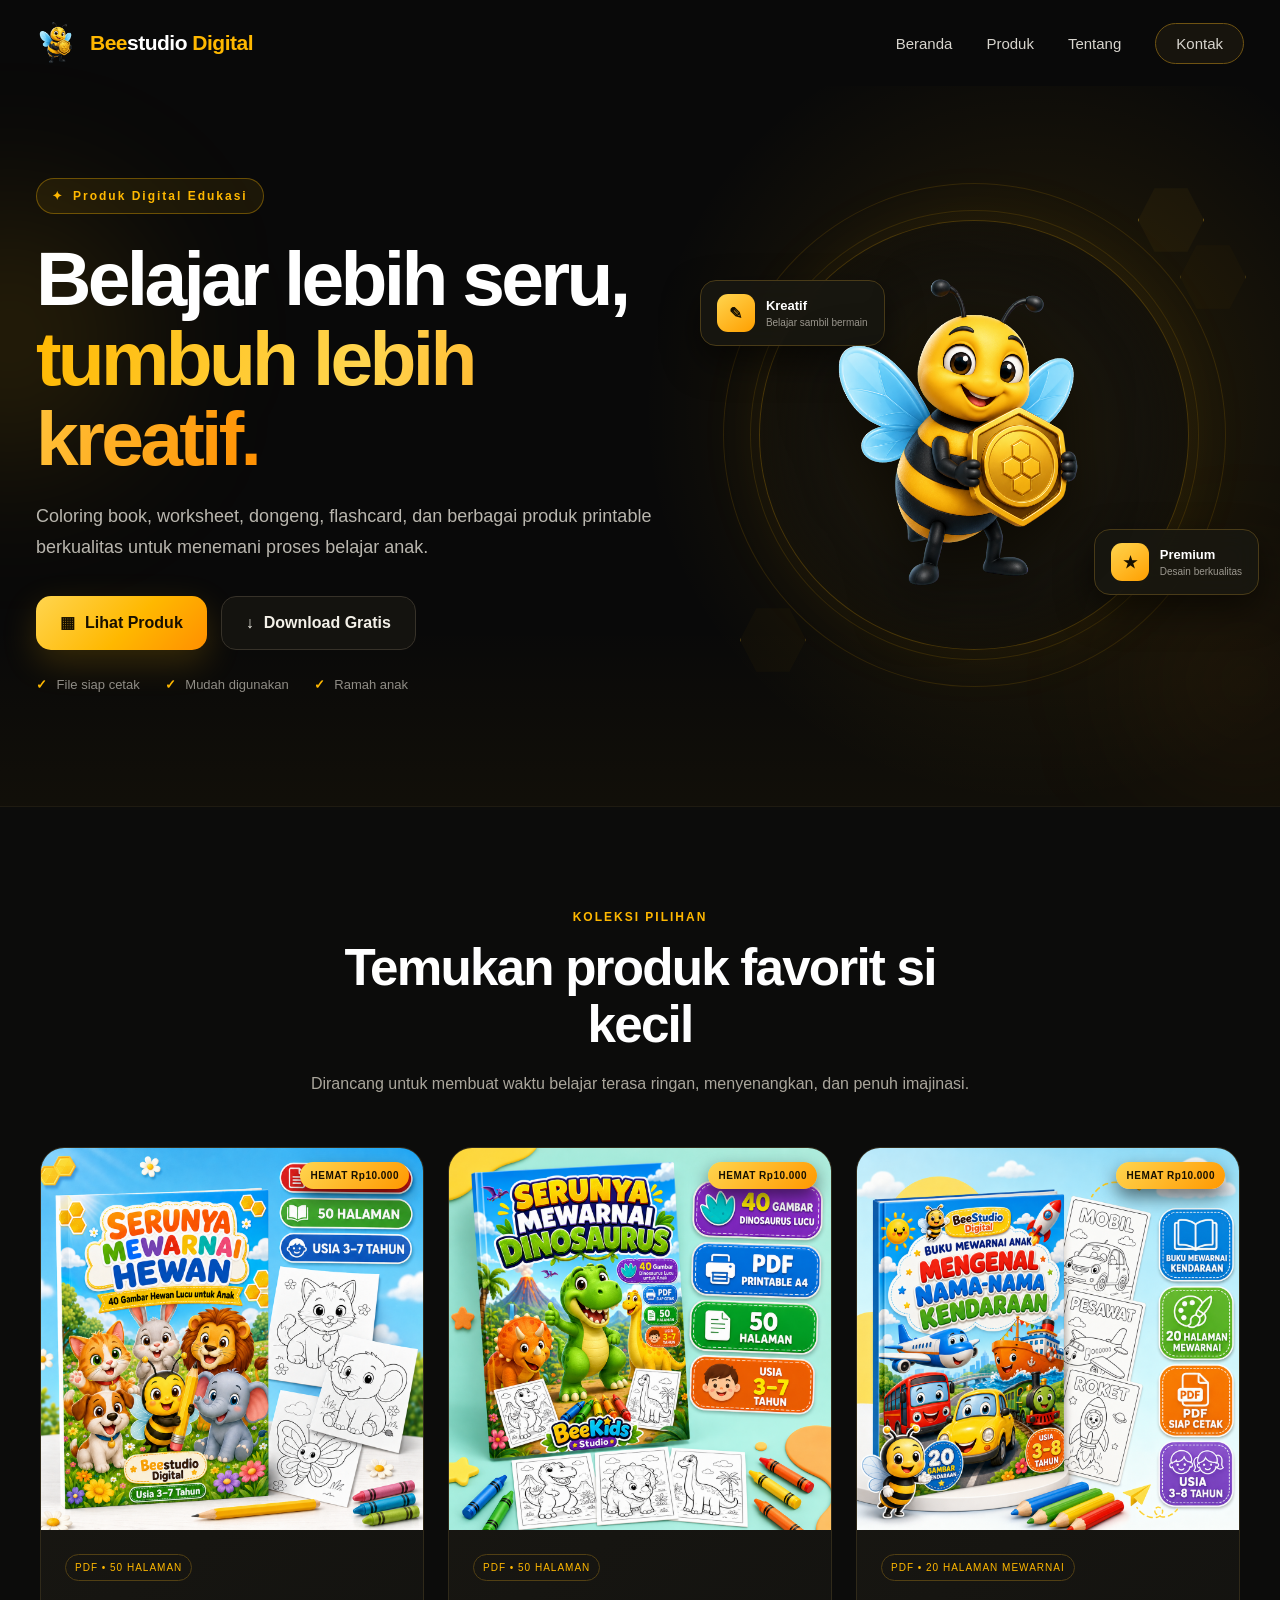
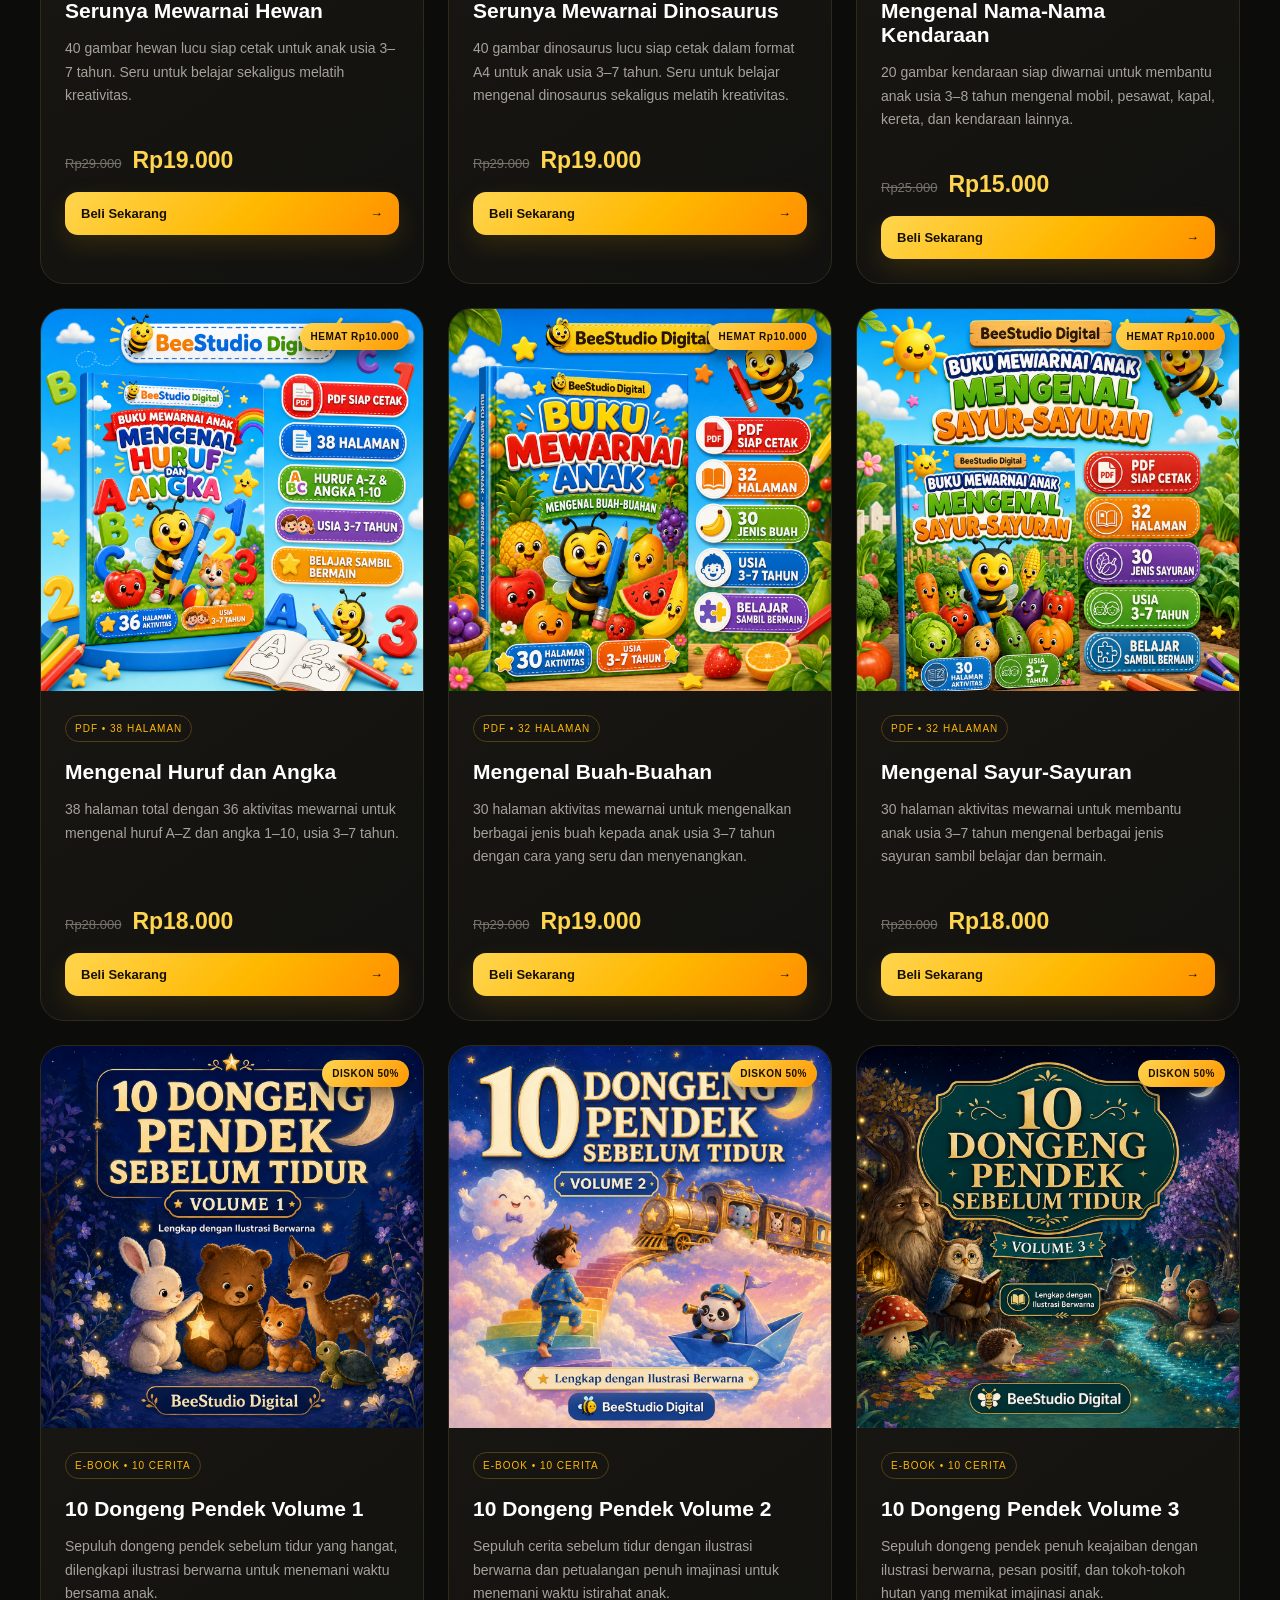
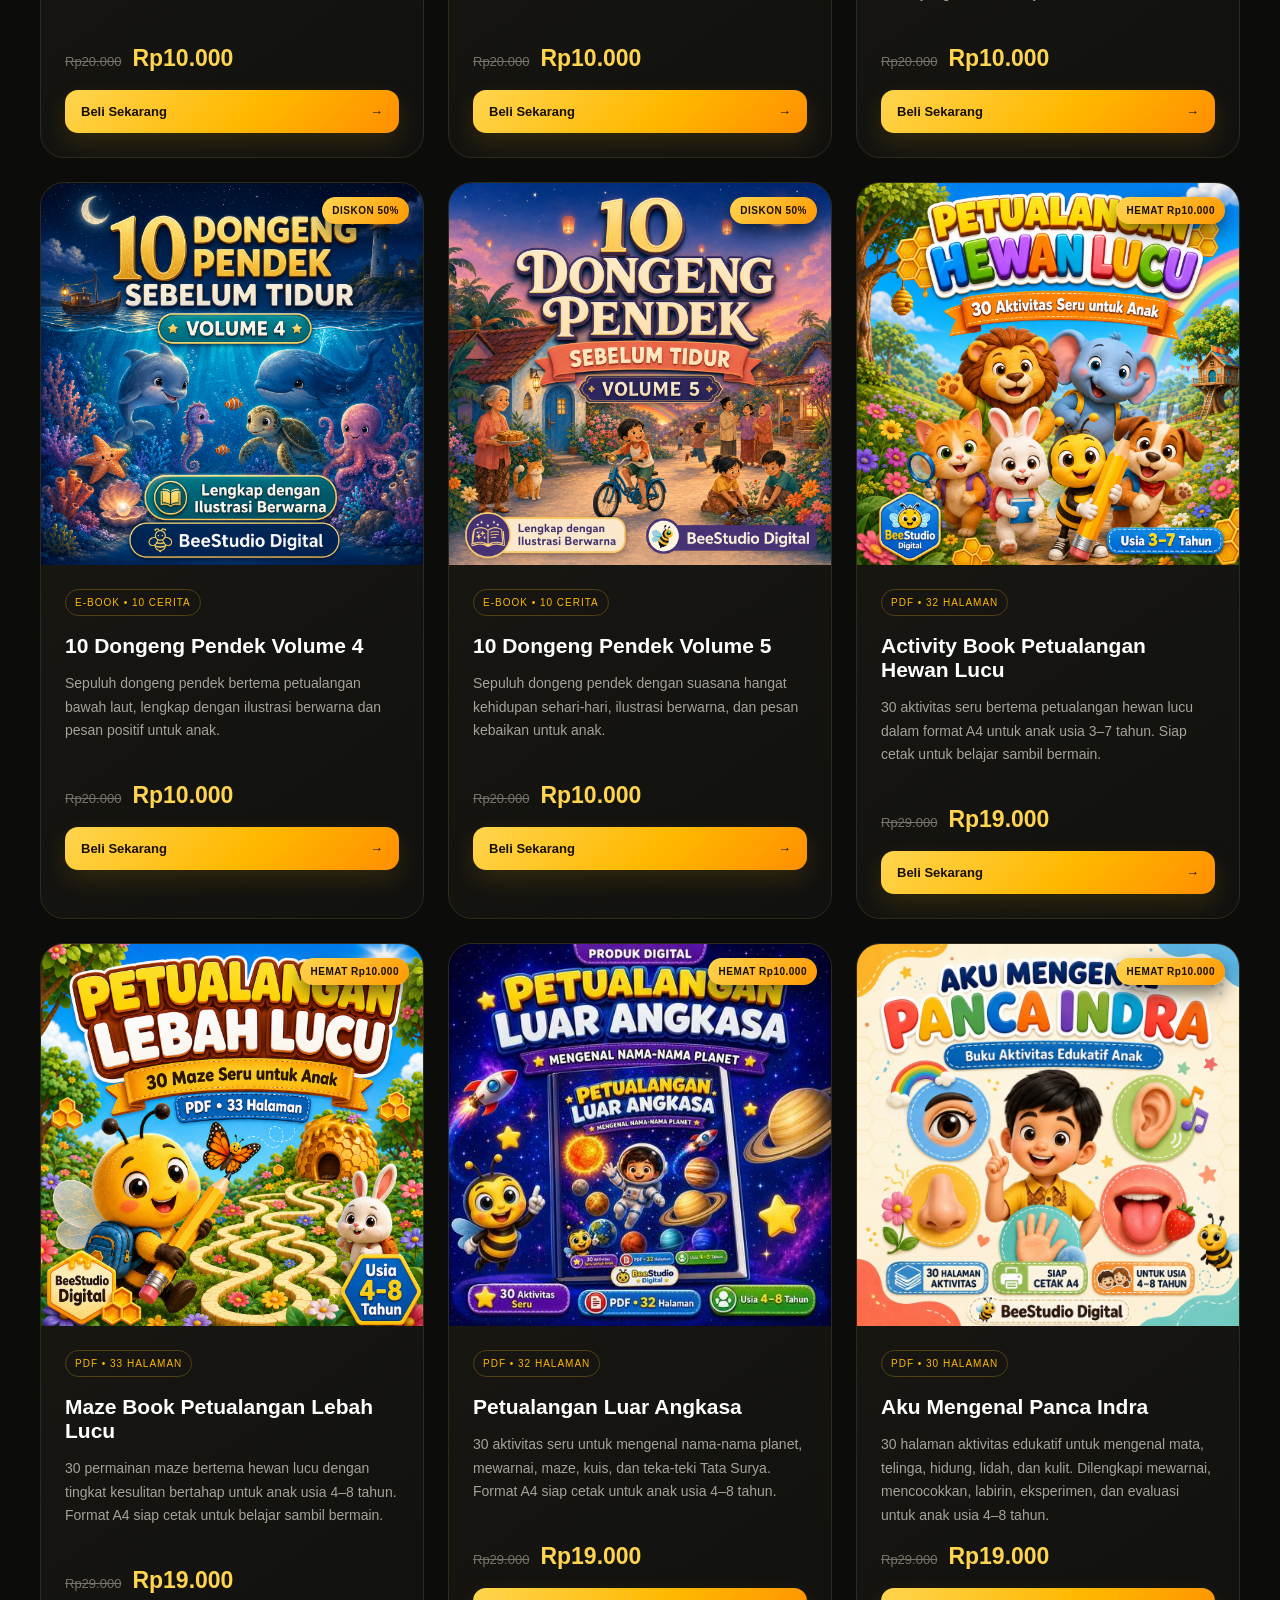
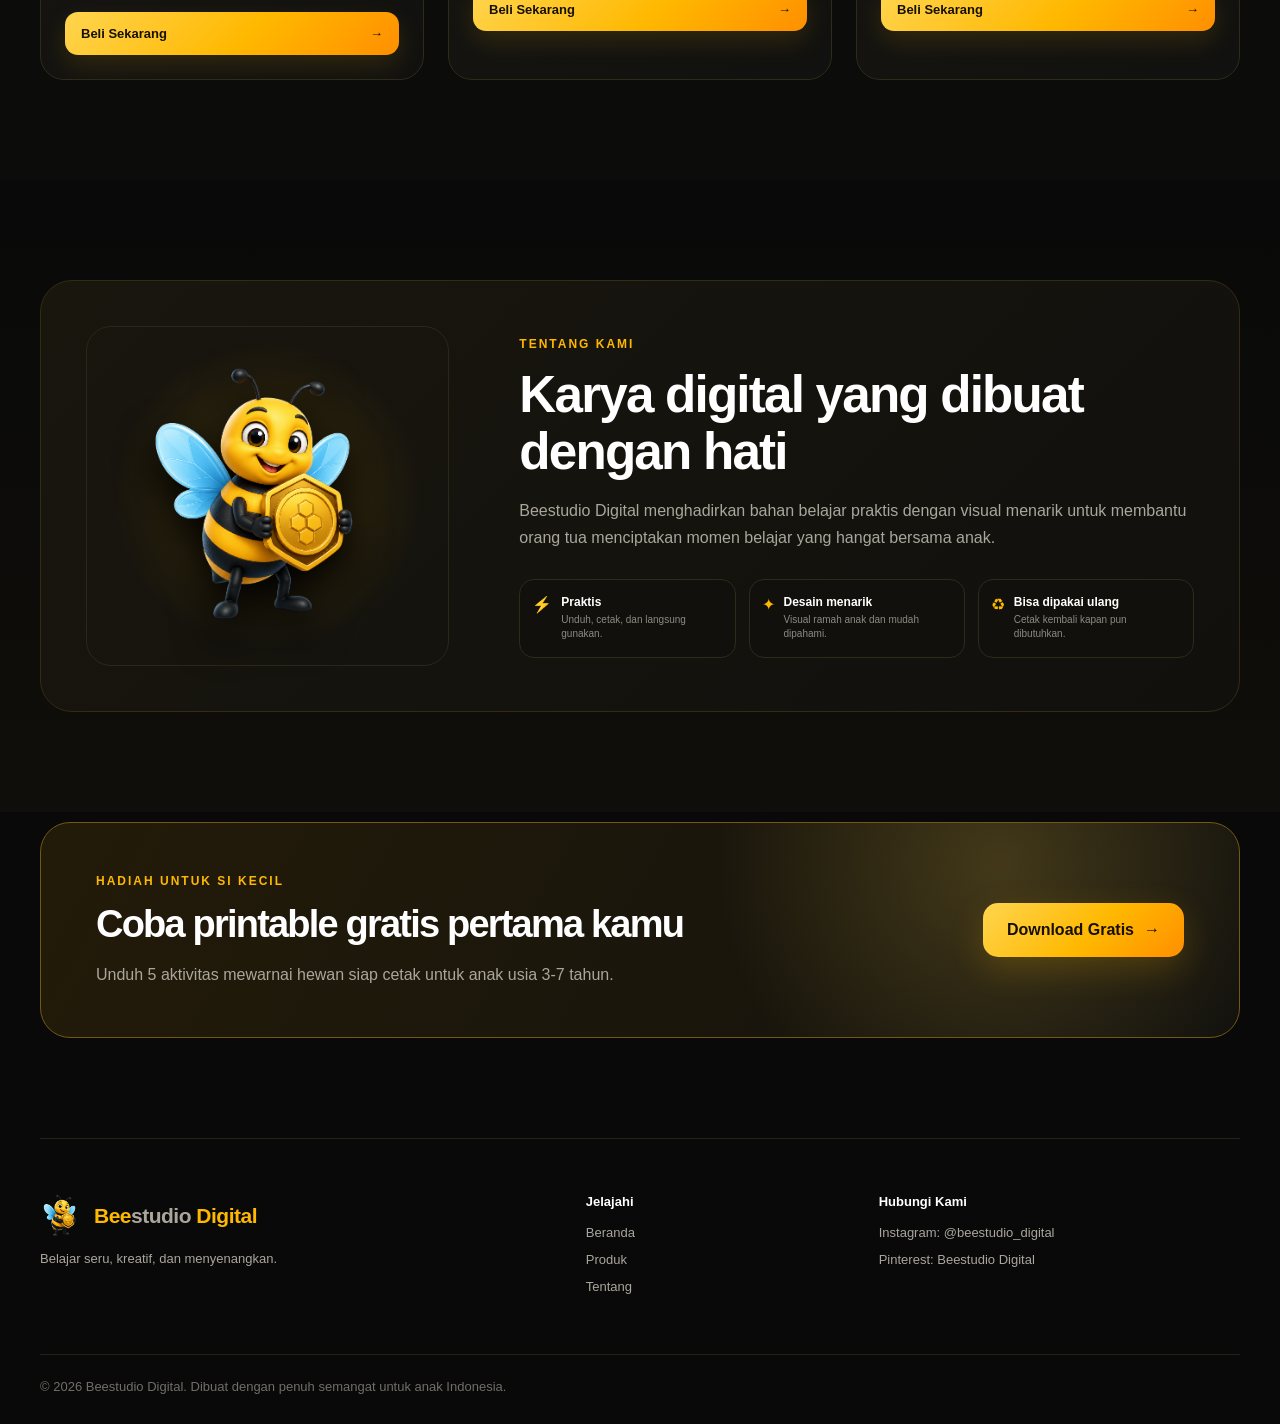
<file: index.html>
<!doctype html>
<html lang="id">
<head>
  <meta charset="UTF-8">
  <meta name="viewport" content="width=device-width,initial-scale=1">
  <meta name="description" content="Coloring book, worksheet, dongeng, dan produk printable edukasi untuk anak.">
  <title>BeeStudio Digital | Produk Edukasi Anak</title>
  <link rel="canonical" href="https://beesavingstudio-beep.github.io/">
  <meta property="og:type" content="website">
  <meta property="og:site_name" content="BeeStudio Digital">
  <meta property="og:title" content="BeeStudio Digital | Produk Edukasi Anak">
  <meta property="og:description" content="Printable edukasi anak, buku mewarnai PDF, worksheet, dan dongeng digital siap diunduh dan dicetak.">
  <meta property="og:url" content="https://beesavingstudio-beep.github.io/">
  <link rel="stylesheet" href="styles.css">

  <script type="application/ld+json">
    {
      "@context": "https://schema.org",
      "@type": "WebSite",
      "name": "BeeStudio Digital",
      "alternateName": "BeeStudio",
      "url": "https://beesavingstudio-beep.github.io/"
    }
  </script>
</head>
<body>
<main>
  <header class="site-header">
    <a class="brand" href="#beranda" aria-label="Beestudio Digital - Beranda"><span class="brand-mark"><img src="bee-premium-3d.png" alt="Logo lebah Beestudio Digital"></span><span><strong>Bee</strong>studio <em>Digital</em></span></a>
    <nav aria-label="Navigasi utama"><a href="#beranda">Beranda</a><a href="#produk">Produk</a><a href="#tentang">Tentang</a><a class="nav-cta" href="#kontak">Kontak</a></nav>
  </header>
  <section class="hero" id="beranda">
    <div class="hero-glow glow-one"></div><div class="hero-glow glow-two"></div>
    <div class="hero-copy">
      <div class="eyebrow"><span>✦</span> Produk Digital Edukasi</div>
      <h1>Belajar lebih seru,<br><span>tumbuh lebih kreatif.</span></h1>
      <p>Coloring book, worksheet, dongeng, flashcard, dan berbagai produk printable berkualitas untuk menemani proses belajar anak.</p>
      <div class="hero-actions"><a class="button primary" href="#produk"><span>▦</span> Lihat Produk</a><a class="button secondary" href="sample-gratis-mewarnai-hewan-beestudio-digital.pdf" download><span>↓</span> Download Gratis</a></div>
      <div class="trust-row"><span><b>✓</b> File siap cetak</span><span><b>✓</b> Mudah digunakan</span><span><b>✓</b> Ramah anak</span></div>
    </div>
    <div class="hero-visual" aria-label="Maskot lebah 3D premium">
      <div class="honeycomb h1"></div><div class="honeycomb h2"></div><div class="honeycomb h3"></div>
      <div class="mascot-ring"><img src="bee-premium-3d.png" alt="Lebah 3D premium memegang koin emas"></div>
      <div class="floating-card card-a"><span>✎</span><div><b>Kreatif</b><small>Belajar sambil bermain</small></div></div>
      <div class="floating-card card-b"><span>★</span><div><b>Premium</b><small>Desain berkualitas</small></div></div>
    </div>
  </section>
  <section class="section products" id="produk">
    <div class="section-heading"><span class="kicker">KOLEKSI PILIHAN</span><h2>Temukan produk favorit si kecil</h2><p>Dirancang untuk membuat waktu belajar terasa ringan, menyenangkan, dan penuh imajinasi.</p></div>
    <div class="product-grid">
      <article class="product-card">
        <div class="product-cover"><img src="produk-mewarnai-hewan.png" alt="Cover Serunya Mewarnai Hewan"><span class="sale-badge">HEMAT Rp10.000</span></div>
        <div class="product-content"><span class="tag">PDF • 50 Halaman</span><h3>Serunya Mewarnai Hewan</h3><p>40 gambar hewan lucu siap cetak untuk anak usia 3–7 tahun. Seru untuk belajar sekaligus melatih kreativitas.</p><div class="price-row"><del>Rp29.000</del><strong>Rp19.000</strong></div><a class="buy-button" href="https://lynk.id/ahmadfauzan25/9kq404d8g3x8/checkout" target="_blank" rel="noopener noreferrer">Beli Sekarang <span>→</span></a></div>
      </article>
      <article class="product-card">
        <div class="product-cover"><img src="produk-mewarnai-dinosaurus.png" alt="Cover Serunya Mewarnai Dinosaurus"><span class="sale-badge">HEMAT Rp10.000</span></div>
        <div class="product-content"><span class="tag">PDF • 50 Halaman</span><h3>Serunya Mewarnai Dinosaurus</h3><p>40 gambar dinosaurus lucu siap cetak dalam format A4 untuk anak usia 3–7 tahun. Seru untuk belajar mengenal dinosaurus sekaligus melatih kreativitas.</p><div class="price-row"><del>Rp29.000</del><strong>Rp19.000</strong></div><a class="buy-button" href="https://lynk.id/ahmadfauzan25/0dzvjkld4dze/checkout" target="_blank" rel="noopener noreferrer">Beli Sekarang <span>→</span></a></div>
      </article>
      <article class="product-card">
        <div class="product-cover"><img src="produk-kendaraan.png" alt="Cover Buku Mewarnai Mengenal Nama-Nama Kendaraan"><span class="sale-badge">HEMAT Rp10.000</span></div>
        <div class="product-content"><span class="tag">PDF • 20 Halaman Mewarnai</span><h3>Mengenal Nama-Nama Kendaraan</h3><p>20 gambar kendaraan siap diwarnai untuk membantu anak usia 3–8 tahun mengenal mobil, pesawat, kapal, kereta, dan kendaraan lainnya.</p><div class="price-row"><del>Rp25.000</del><strong>Rp15.000</strong></div><a class="buy-button" href="https://lynk.id/ahmadfauzan25/0gp9qwwmv60j/checkout" target="_blank" rel="noopener noreferrer">Beli Sekarang <span>→</span></a></div>
      </article>
      <article class="product-card">
        <div class="product-cover"><img src="produk-huruf-angka.png" alt="Cover Mengenal Huruf dan Angka"><span class="sale-badge">HEMAT Rp10.000</span></div>
        <div class="product-content"><span class="tag">PDF • 38 Halaman</span><h3>Mengenal Huruf dan Angka</h3><p>38 halaman total dengan 36 aktivitas mewarnai untuk mengenal huruf A–Z dan angka 1–10, usia 3–7 tahun.</p><div class="price-row"><del>Rp28.000</del><strong>Rp18.000</strong></div><a class="buy-button" href="https://lynk.id/ahmadfauzan25/0poelp1p5yk4/checkout" target="_blank" rel="noopener noreferrer">Beli Sekarang <span>→</span></a></div>
      </article>
      <article class="product-card">
        <div class="product-cover"><img src="produk-buah-buahan.png" alt="Cover Buku Mewarnai Anak Mengenal Buah-Buahan"><span class="sale-badge">HEMAT Rp10.000</span></div>
        <div class="product-content"><span class="tag">PDF • 32 Halaman</span><h3>Mengenal Buah-Buahan</h3><p>30 halaman aktivitas mewarnai untuk mengenalkan berbagai jenis buah kepada anak usia 3–7 tahun dengan cara yang seru dan menyenangkan.</p><div class="price-row"><del>Rp29.000</del><strong>Rp19.000</strong></div><a class="buy-button" href="https://lynk.id/ahmadfauzan25/yxvykjnez0mn/checkout" target="_blank" rel="noopener noreferrer">Beli Sekarang <span>→</span></a></div>
      </article>
      <article class="product-card">
        <div class="product-cover"><img src="produk-sayur-sayuran.png" alt="Cover Buku Mewarnai Anak Mengenal Sayur-Sayuran"><span class="sale-badge">HEMAT Rp10.000</span></div>
        <div class="product-content"><span class="tag">PDF • 32 Halaman</span><h3>Mengenal Sayur-Sayuran</h3><p>30 halaman aktivitas mewarnai untuk membantu anak usia 3–7 tahun mengenal berbagai jenis sayuran sambil belajar dan bermain.</p><div class="price-row"><del>Rp28.000</del><strong>Rp18.000</strong></div><a class="buy-button" href="https://lynk.id/ahmadfauzan25/voq7e8ok19w4/checkout" target="_blank" rel="noopener noreferrer">Beli Sekarang <span>→</span></a></div>
      </article>
      <article class="product-card">
        <div class="product-cover"><img src="produk-dongeng-volume-1.png" alt="Cover 10 Dongeng Pendek Sebelum Tidur Volume 1"><span class="sale-badge">DISKON 50%</span></div>
        <div class="product-content"><span class="tag">E-book • 10 Cerita</span><h3>10 Dongeng Pendek Volume 1</h3><p>Sepuluh dongeng pendek sebelum tidur yang hangat, dilengkapi ilustrasi berwarna untuk menemani waktu bersama anak.</p><div class="price-row"><del>Rp20.000</del><strong>Rp10.000</strong></div><a class="buy-button" href="https://lynk.id/ahmadfauzan25/k9q3z1yplx4n/checkout" target="_blank" rel="noopener noreferrer">Beli Sekarang <span>→</span></a></div>
      </article>
      <article class="product-card">
        <div class="product-cover"><img src="produk-dongeng-volume-2.png" alt="Cover 10 Dongeng Pendek Sebelum Tidur Volume 2"><span class="sale-badge">DISKON 50%</span></div>
        <div class="product-content"><span class="tag">E-book • 10 Cerita</span><h3>10 Dongeng Pendek Volume 2</h3><p>Sepuluh cerita sebelum tidur dengan ilustrasi berwarna dan petualangan penuh imajinasi untuk menemani waktu istirahat anak.</p><div class="price-row"><del>Rp20.000</del><strong>Rp10.000</strong></div><a class="buy-button" href="https://lynk.id/ahmadfauzan25/73leq2r8q80n/checkout" target="_blank" rel="noopener noreferrer">Beli Sekarang <span>→</span></a></div>
      </article>
      <article class="product-card">
        <div class="product-cover"><img src="produk-dongeng-volume-3.png" alt="Cover 10 Dongeng Pendek Sebelum Tidur Volume 3"><span class="sale-badge">DISKON 50%</span></div>
        <div class="product-content"><span class="tag">E-book • 10 Cerita</span><h3>10 Dongeng Pendek Volume 3</h3><p>Sepuluh dongeng pendek penuh keajaiban dengan ilustrasi berwarna, pesan positif, dan tokoh-tokoh hutan yang memikat imajinasi anak.</p><div class="price-row"><del>Rp20.000</del><strong>Rp10.000</strong></div><a class="buy-button" href="https://lynk.id/ahmadfauzan25/rol4qv49w1rm/checkout" target="_blank" rel="noopener noreferrer">Beli Sekarang <span>→</span></a></div>
      </article>
      <article class="product-card">
        <div class="product-cover"><img src="produk-dongeng-volume-4.png" alt="Cover 10 Dongeng Pendek Sebelum Tidur Volume 4"><span class="sale-badge">DISKON 50%</span></div>
        <div class="product-content"><span class="tag">E-book • 10 Cerita</span><h3>10 Dongeng Pendek Volume 4</h3><p>Sepuluh dongeng pendek bertema petualangan bawah laut, lengkap dengan ilustrasi berwarna dan pesan positif untuk anak.</p><div class="price-row"><del>Rp20.000</del><strong>Rp10.000</strong></div><a class="buy-button" href="https://lynk.id/ahmadfauzan25/ol240e5e91k9/checkout" target="_blank" rel="noopener noreferrer">Beli Sekarang <span>→</span></a></div>
      </article>
      <article class="product-card">
        <div class="product-cover"><img src="produk-dongeng-volume-5.png" alt="Cover 10 Dongeng Pendek Sebelum Tidur Volume 5"><span class="sale-badge">DISKON 50%</span></div>
        <div class="product-content"><span class="tag">E-book • 10 Cerita</span><h3>10 Dongeng Pendek Volume 5</h3><p>Sepuluh dongeng pendek dengan suasana hangat kehidupan sehari-hari, ilustrasi berwarna, dan pesan kebaikan untuk anak.</p><div class="price-row"><del>Rp20.000</del><strong>Rp10.000</strong></div><a class="buy-button" href="https://lynk.id/ahmadfauzan25/v7okrjp00vm8/checkout" target="_blank" rel="noopener noreferrer">Beli Sekarang <span>→</span></a></div>
      </article>
      <article class="product-card">
        <div class="product-cover"><img src="produk-activity-book-petualangan-hewan-lucu.jpg" alt="Cover Activity Book Petualangan Hewan Lucu"><span class="sale-badge">HEMAT Rp10.000</span></div>
        <div class="product-content"><span class="tag">PDF • 32 Halaman</span><h3>Activity Book Petualangan Hewan Lucu</h3><p>30 aktivitas seru bertema petualangan hewan lucu dalam format A4 untuk anak usia 3–7 tahun. Siap cetak untuk belajar sambil bermain.</p><div class="price-row"><del>Rp29.000</del><strong>Rp19.000</strong></div><a class="buy-button" href="http://lynk.id/ahmadfauzan25/nkmr0n58lz2w/checkout" target="_blank" rel="noopener noreferrer">Beli Sekarang <span>→</span></a></div>
      </article>
      <article class="product-card">
        <div class="product-cover"><img src="produk-maze-book-petualangan-lebah-lucu.jpg" alt="Cover Maze Book Petualangan Lebah Lucu"><span class="sale-badge">HEMAT Rp10.000</span></div>
        <div class="product-content"><span class="tag">PDF • 33 Halaman</span><h3>Maze Book Petualangan Lebah Lucu</h3><p>30 permainan maze bertema hewan lucu dengan tingkat kesulitan bertahap untuk anak usia 4–8 tahun. Format A4 siap cetak untuk belajar sambil bermain.</p><div class="price-row"><del>Rp29.000</del><strong>Rp19.000</strong></div><a class="buy-button" href="http://lynk.id/ahmadfauzan25/w3elpek1v9jz/checkout" target="_blank" rel="noopener noreferrer">Beli Sekarang <span>→</span></a></div>
      </article>
      <article class="product-card">
        <div class="product-cover"><img src="produk-petualangan-luar-angkasa.jpg" alt="Cover Activity Book Petualangan Luar Angkasa Mengenal Nama-Nama Planet"><span class="sale-badge">HEMAT Rp10.000</span></div>
        <div class="product-content"><span class="tag">PDF • 32 Halaman</span><h3>Petualangan Luar Angkasa</h3><p>30 aktivitas seru untuk mengenal nama-nama planet, mewarnai, maze, kuis, dan teka-teki Tata Surya. Format A4 siap cetak untuk anak usia 4–8 tahun.</p><div class="price-row"><del>Rp29.000</del><strong>Rp19.000</strong></div><a class="buy-button" href="https://lynk.id/ahmadfauzan25/q1egnz6zxgxo/checkout" target="_blank" rel="noopener noreferrer">Beli Sekarang <span>→</span></a></div>
      </article>
      <article class="product-card">
        <div class="product-cover"><img src="produk-panca-indra.jpg" alt="Cover Buku Aktivitas Aku Mengenal Panca Indra"><span class="sale-badge">HEMAT Rp10.000</span></div>
        <div class="product-content"><span class="tag">PDF • 30 Halaman</span><h3>Aku Mengenal Panca Indra</h3><p>30 halaman aktivitas edukatif untuk mengenal mata, telinga, hidung, lidah, dan kulit. Dilengkapi mewarnai, mencocokkan, labirin, eksperimen, dan evaluasi untuk anak usia 4–8 tahun.</p><div class="price-row"><del>Rp29.000</del><strong>Rp19.000</strong></div><a class="buy-button" href="https://lynk.id/ahmadfauzan25/81lmz8jj19my/checkout" target="_blank" rel="noopener noreferrer">Beli Sekarang <span>→</span></a></div>
      </article>
    </div>
  </section>
  <section class="section about" id="tentang"><div class="about-panel">
    <div class="about-symbol"><img src="bee-premium-3d.png" alt="Maskot Beestudio Digital"></div>
    <div class="about-copy"><span class="kicker">TENTANG KAMI</span><h2>Karya digital yang dibuat dengan hati</h2><p>Beestudio Digital menghadirkan bahan belajar praktis dengan visual menarik untuk membantu orang tua menciptakan momen belajar yang hangat bersama anak.</p>
      <div class="benefit-grid"><div class="benefit"><span>⚡</span><div><b>Praktis</b><small>Unduh, cetak, dan langsung gunakan.</small></div></div><div class="benefit"><span>✦</span><div><b>Desain menarik</b><small>Visual ramah anak dan mudah dipahami.</small></div></div><div class="benefit"><span>♻</span><div><b>Bisa dipakai ulang</b><small>Cetak kembali kapan pun dibutuhkan.</small></div></div></div>
    </div>
  </div></section>
  <section class="freebie" id="gratis"><div><span class="kicker">HADIAH UNTUK SI KECIL</span><h2>Coba printable gratis pertama kamu</h2><p>Unduh 5 aktivitas mewarnai hewan siap cetak untuk anak usia 3-7 tahun.</p></div><a class="button primary" href="sample-gratis-mewarnai-hewan-beestudio-digital.pdf" download>Download Gratis <span>→</span></a></section>
  <footer id="kontak">
    <div class="footer-brand"><span class="brand"><span class="brand-mark"><img src="bee-premium-3d.png" alt=""></span><span><strong>Bee</strong>studio <em>Digital</em></span></span><p>Belajar seru, kreatif, dan menyenangkan.</p></div>
    <div class="footer-links"><b>Jelajahi</b><a href="#beranda">Beranda</a><a href="#produk">Produk</a><a href="#tentang">Tentang</a></div>
    <div class="footer-links"><b>Hubungi Kami</b><span>Instagram: @beestudio_digital</span><span>Pinterest: Beestudio Digital</span></div>
    <p class="copyright">© 2026 Beestudio Digital. Dibuat dengan penuh semangat untuk anak Indonesia.</p>
  </footer>
</main>
</body>
</html>
</file>
<file: styles.css>
:root { --gold:#ffb800; --gold-light:#ffd54f; --dark:#090909; --surface:#151515; --raised:#1d1a12; --border:#6f5312; --muted:#aaa69c; }
*{box-sizing:border-box} html{scroll-behavior:smooth} body{margin:0;background:var(--dark);color:#fff;font-family:Arial,Helvetica,sans-serif} a{color:inherit;text-decoration:none} main{overflow:hidden}
.site-header{height:86px;max-width:1280px;margin:auto;display:flex;align-items:center;justify-content:space-between;padding:0 36px;position:relative;z-index:20}
.brand{display:flex;align-items:center;gap:10px;font-size:21px;font-style:normal;font-weight:700;letter-spacing:-.5px}.brand strong,.brand em{color:var(--gold);font-style:normal}.brand-mark{width:44px;height:44px;display:grid;place-items:center}.brand-mark img{width:100%;height:100%;object-fit:contain}
nav{display:flex;align-items:center;gap:34px;color:#d8d5ce;font-size:15px}nav a{transition:.2s}nav a:hover{color:var(--gold)}.nav-cta{border:1px solid var(--border);padding:11px 20px;border-radius:99px;background:#17140d}
.hero{min-height:720px;max-width:1280px;margin:auto;padding:70px 36px 92px;display:grid;grid-template-columns:1.08fr .92fr;align-items:center;gap:36px;position:relative}.hero:before{content:"";position:absolute;inset:0 -20vw;background:radial-gradient(circle at 72% 45%,rgba(255,184,0,.13),transparent 29%),linear-gradient(180deg,transparent 75%,rgba(255,184,0,.035));z-index:-2}
.hero-glow{position:absolute;border-radius:50%;filter:blur(80px);z-index:-1}.glow-one{width:260px;height:260px;background:rgba(255,184,0,.13);left:-120px;top:120px}.glow-two{width:170px;height:170px;background:rgba(255,143,0,.1);right:-50px;bottom:40px}
.eyebrow,.kicker{color:var(--gold);font-size:12px;font-weight:800;letter-spacing:2px}.eyebrow{display:inline-flex;gap:9px;align-items:center;padding:10px 15px;border:1px solid rgba(255,184,0,.34);border-radius:99px;background:rgba(255,184,0,.08)}
h1{font-size:clamp(52px,6vw,79px);line-height:1.04;letter-spacing:-3.7px;margin:25px 0 22px;max-width:720px}h1 span{background:linear-gradient(110deg,#ffb800,#ffd54f 50%,#ff8f00);-webkit-background-clip:text;background-clip:text;color:transparent}.hero-copy>p{font-size:18px;line-height:1.75;color:#b9b6ae;max-width:620px;margin:0}
.hero-actions{display:flex;gap:14px;margin:32px 0 27px}.button{min-height:54px;padding:0 24px;border-radius:15px;display:inline-flex;align-items:center;justify-content:center;gap:10px;font-weight:800;transition:.25s}.button:hover{transform:translateY(-2px)}.primary{color:#171000;background:linear-gradient(135deg,#ffd54f,#ffb800 55%,#ff8f00);box-shadow:0 12px 35px rgba(255,184,0,.19)}.secondary{border:1px solid #373229;background:#14130f;color:#f4f1e9}
.trust-row{display:flex;gap:25px;flex-wrap:wrap;color:#8f8c85;font-size:13px}.trust-row b{color:var(--gold);margin-right:6px}
.hero-visual{height:540px;position:relative;display:grid;place-items:center}.mascot-ring{width:min(430px,80vw);height:min(430px,80vw);border-radius:50%;display:grid;place-items:center;background:radial-gradient(circle,#251d09 10%,#15130d 53%,#0b0b0a 72%);border:1px solid rgba(255,184,0,.25);box-shadow:inset 0 0 80px rgba(255,184,0,.08),0 0 70px rgba(255,184,0,.07)}.mascot-ring:before,.mascot-ring:after{content:"";position:absolute;border:1px solid rgba(255,184,0,.12);border-radius:50%}.mascot-ring:before{inset:18px}.mascot-ring:after{inset:45px}.mascot-ring img{width:77%;height:77%;object-fit:contain;position:relative;z-index:2;filter:drop-shadow(0 20px 28px rgba(0,0,0,.6))}
.honeycomb{position:absolute;width:66px;height:74px;clip-path:polygon(25% 7%,75% 7%,100% 50%,75% 93%,25% 93%,0 50%);border:1px solid #755b16;background:rgba(255,184,0,.045)}.h1{top:18px;right:40px}.h2{top:75px;right:-2px;opacity:.55}.h3{bottom:28px;left:35px;opacity:.65}
.floating-card{position:absolute;display:flex;align-items:center;gap:11px;padding:13px 16px;border:1px solid #493b18;background:rgba(25,23,17,.88);backdrop-filter:blur(12px);border-radius:16px;box-shadow:0 15px 35px #0008}.floating-card>span{width:38px;height:38px;border-radius:11px;display:grid;place-items:center;background:linear-gradient(145deg,#ffd54f,#ff9f00);color:#171000;font-weight:900}.floating-card b,.floating-card small{display:block}.floating-card b{font-size:13px}.floating-card small{font-size:10px;color:#9b978e;margin-top:4px}.card-a{left:-5px;top:115px}.card-b{right:-15px;bottom:110px}
.section{padding:100px 36px}.section-heading{max-width:670px;margin:0 auto 50px;text-align:center}.section-heading h2,.about-copy h2,.freebie h2{font-size:clamp(34px,4vw,52px);letter-spacing:-1.8px;line-height:1.12;margin:14px 0}.section-heading p,.about-copy>p,.freebie p{color:var(--muted);line-height:1.7;font-size:16px}.products{background:#0c0c0b;border-top:1px solid #1f1b11}.product-grid{display:grid;grid-template-columns:repeat(3,1fr);gap:24px;max-width:1200px;margin:auto}.product-card{overflow:hidden;border:1px solid #302a1a;border-radius:24px;background:linear-gradient(145deg,#1b1913,#11110f);transition:.3s}.product-card:hover{transform:translateY(-6px);border-color:#705516;box-shadow:0 24px 55px #000}.product-cover{aspect-ratio:1/1;position:relative;overflow:hidden;background:#1b180f}.product-cover img{width:100%;height:100%;object-fit:cover;display:block;transition:transform .4s}.product-card:hover .product-cover img{transform:scale(1.025)}.sale-badge{position:absolute;top:14px;right:14px;padding:8px 10px;border-radius:99px;background:linear-gradient(135deg,#ffd54f,#ff9800);box-shadow:0 8px 18px #0008;color:#171000;font-size:10px;font-weight:900;letter-spacing:.5px}.product-content{padding:24px}.tag{display:inline-block;font-size:10px;text-transform:uppercase;letter-spacing:1px;color:var(--gold);border:1px solid #524014;padding:7px 9px;border-radius:99px}.product-card h3{font-size:21px;margin:18px 0 10px}.product-card p{font-size:14px;color:#a6a29a;line-height:1.7;min-height:95px;margin-bottom:15px}.price-row{display:flex;align-items:baseline;gap:11px;margin:4px 0 18px}.price-row del{color:#77736b;font-size:13px}.price-row strong{font-size:23px;color:var(--gold-light)}.product-card .buy-button{display:flex;justify-content:space-between;align-items:center;color:#171000;background:linear-gradient(135deg,#ffd54f,#ffb800 55%,#ff8f00);font-size:13px;font-weight:900;padding:14px 16px;border-radius:13px;box-shadow:0 10px 26px rgba(255,184,0,.13)}
.about{background:linear-gradient(180deg,#090909,#0f0e0a)}.about-panel{max-width:1200px;margin:auto;display:grid;grid-template-columns:.7fr 1.3fr;gap:70px;align-items:center;padding:45px;border:1px solid #352b14;border-radius:32px;background:linear-gradient(135deg,#19160e,#11100d);position:relative}.about-symbol{height:340px;border-radius:25px;display:grid;place-items:center;background:radial-gradient(circle,rgba(255,184,0,.19),transparent 62%);border:1px solid #2d2719}.about-symbol img{width:80%;height:80%;object-fit:contain;filter:drop-shadow(0 18px 20px #000)}.benefit-grid{display:grid;grid-template-columns:repeat(3,1fr);gap:13px;margin-top:28px}.benefit{padding:15px 12px;border-radius:15px;border:1px solid #302a1b;background:#11100d;display:flex;gap:9px}.benefit>span{color:var(--gold)}.benefit b,.benefit small{display:block}.benefit b{font-size:12px}.benefit small{font-size:10px;line-height:1.45;color:#8f8a81;margin-top:4px}
.freebie{max-width:1200px;margin:10px auto 100px;padding:48px 55px;border-radius:30px;border:1px solid #755714;background:radial-gradient(circle at 80% 20%,rgba(255,213,79,.19),transparent 29%),linear-gradient(120deg,#231b09,#13120e);display:flex;align-items:center;justify-content:space-between;gap:35px}.freebie h2{font-size:38px}.freebie p{margin-bottom:0}.freebie .button{flex:none}
footer{border-top:1px solid #282214;max-width:1200px;margin:auto;padding:55px 0 30px;display:grid;grid-template-columns:1.4fr .7fr 1fr;gap:40px;color:#aaa69c;font-size:13px}.footer-brand p{margin:13px 0}.footer-links{display:flex;flex-direction:column;gap:12px}.footer-links b{color:#fff;margin-bottom:4px}.footer-links a:hover{color:var(--gold)}.copyright{grid-column:1/-1;border-top:1px solid #252117;padding-top:24px;margin:20px 0 0;color:#716e67}
@media(max-width:850px){.site-header{height:75px;padding:0 20px}.brand{font-size:18px}.brand-mark{width:38px;height:38px}nav{gap:15px}nav a:not(.nav-cta){display:none}.hero{grid-template-columns:1fr;padding:55px 20px 65px;text-align:center}.hero-copy>p{margin:auto}.hero-actions,.trust-row{justify-content:center}.hero-visual{height:430px}.mascot-ring{width:360px;height:360px}.card-a{left:2px}.card-b{right:2px}.product-grid{grid-template-columns:1fr}.about-panel{grid-template-columns:1fr;padding:25px}.about-symbol{height:280px}.benefit-grid{grid-template-columns:1fr}.freebie{margin:0 20px 70px;padding:35px;display:block;text-align:center}.freebie .button{margin-top:20px}footer{margin:0 20px;grid-template-columns:1fr 1fr}.footer-brand{grid-column:1/-1}}
@media(max-width:520px){h1{font-size:45px;letter-spacing:-2px}.hero{padding-top:35px}.hero-actions{flex-direction:column}.button{width:100%}.trust-row{gap:10px}.hero-visual{height:375px}.mascot-ring{width:310px;height:310px}.floating-card{padding:10px}.floating-card>span{width:32px;height:32px}.card-a{top:80px}.card-b{bottom:65px}.section{padding:75px 20px}.about-panel{padding:18px}.freebie h2{font-size:31px}footer{grid-template-columns:1fr}.footer-brand{grid-column:auto}.copyright{grid-column:auto}}
@media(prefers-reduced-motion:reduce){html{scroll-behavior:auto}.button,.product-card{transition:none}}
</file>
